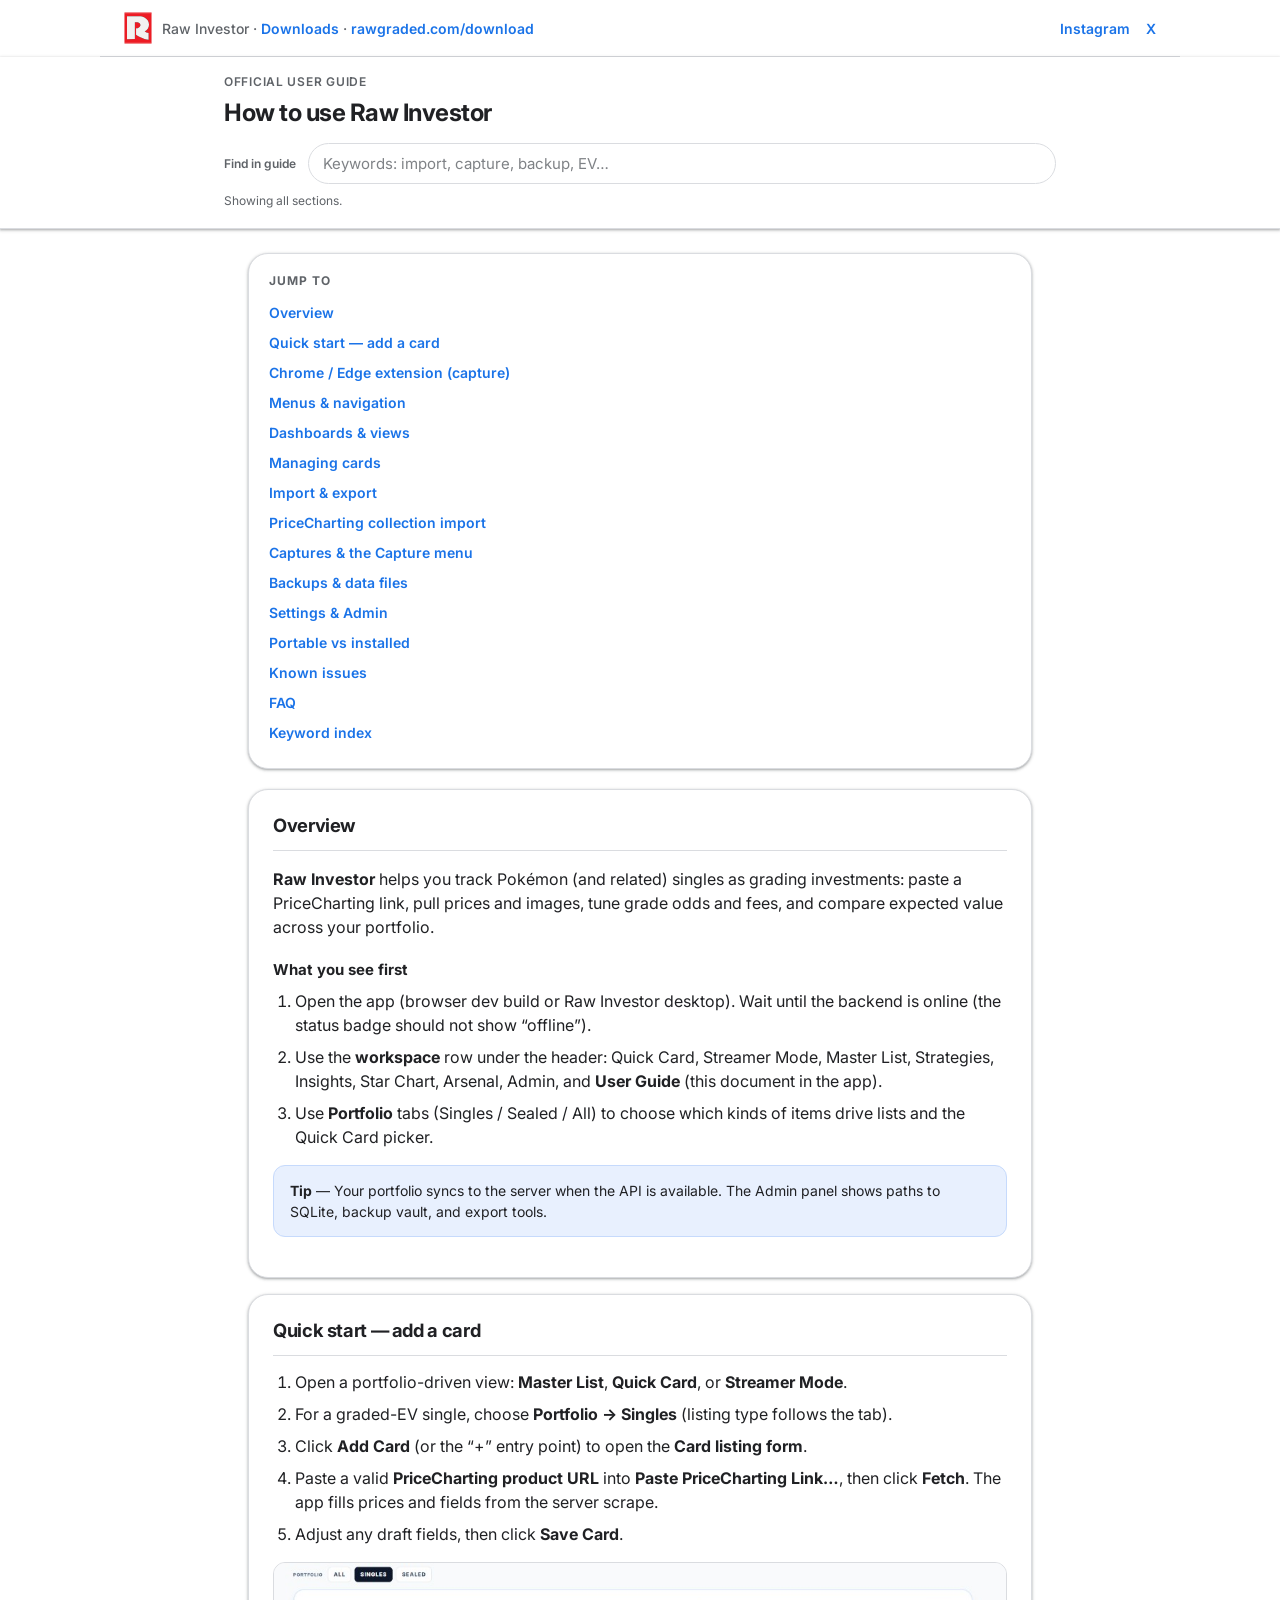
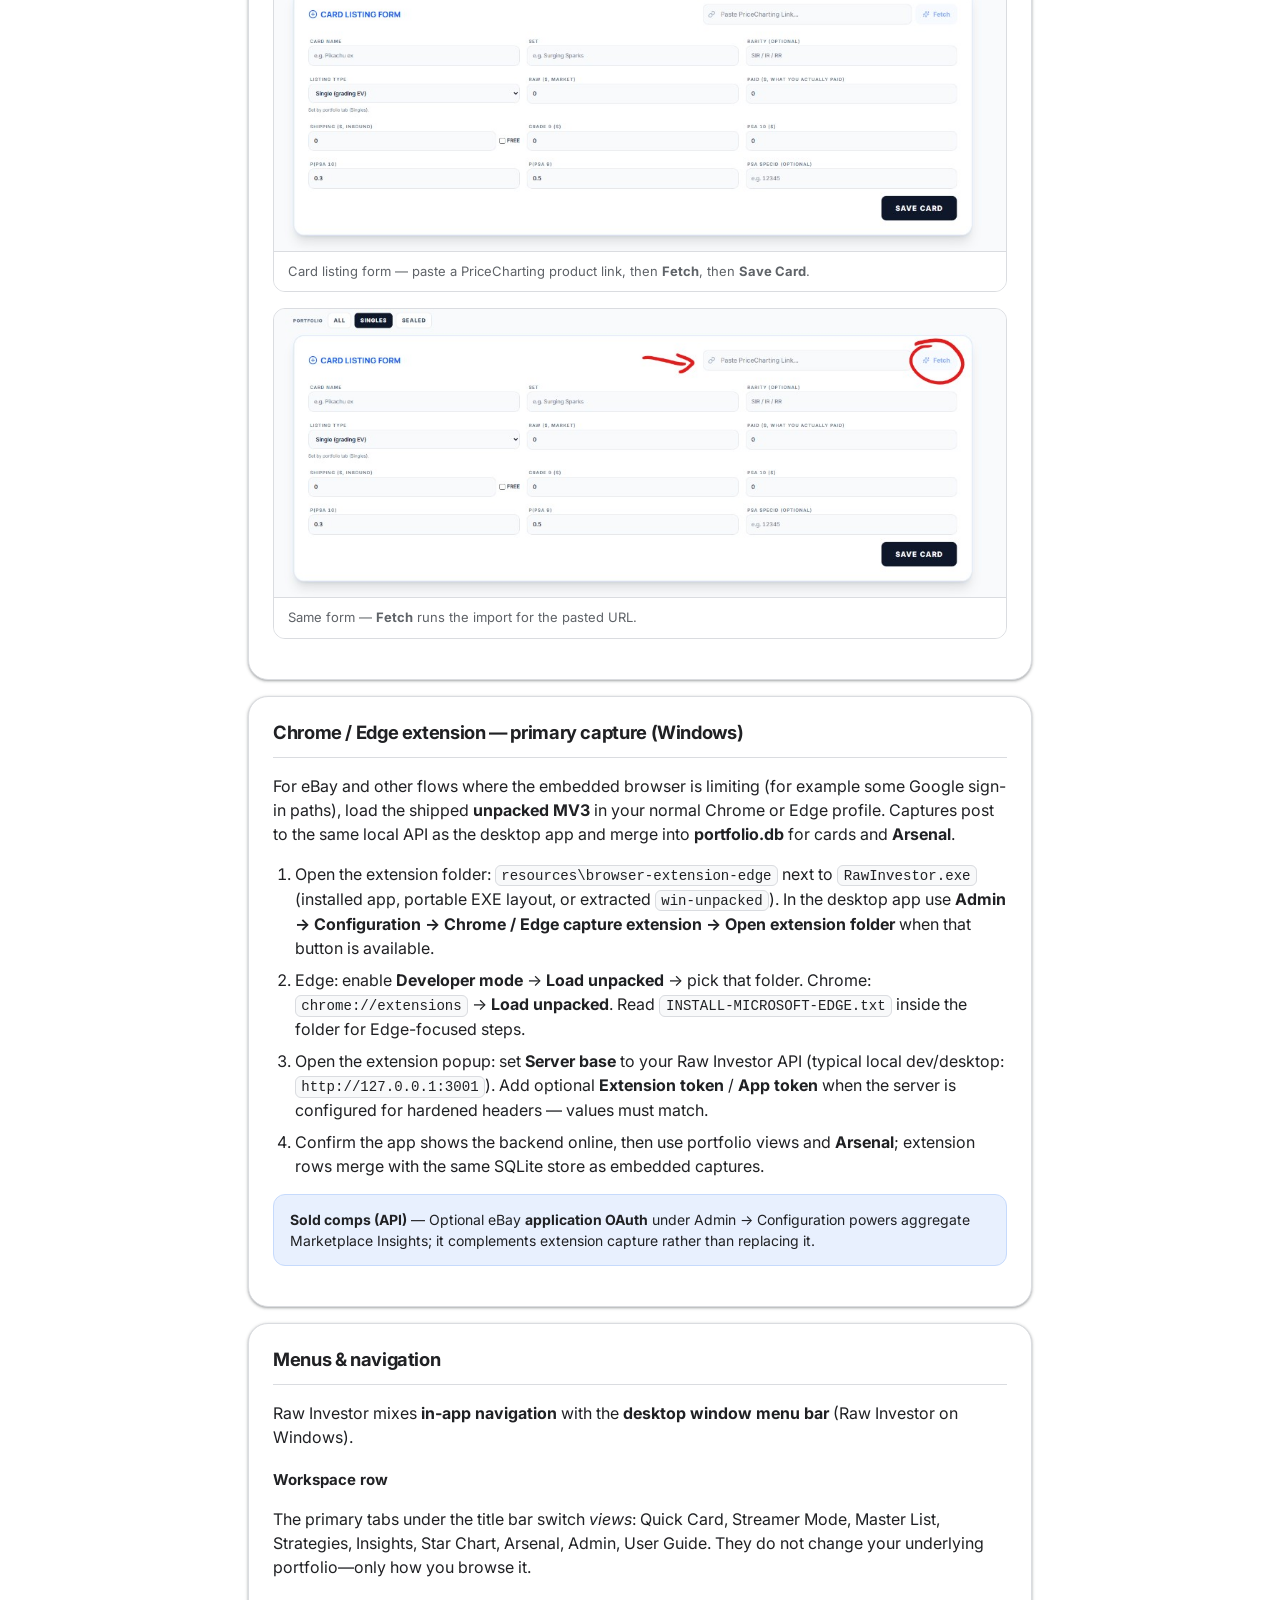
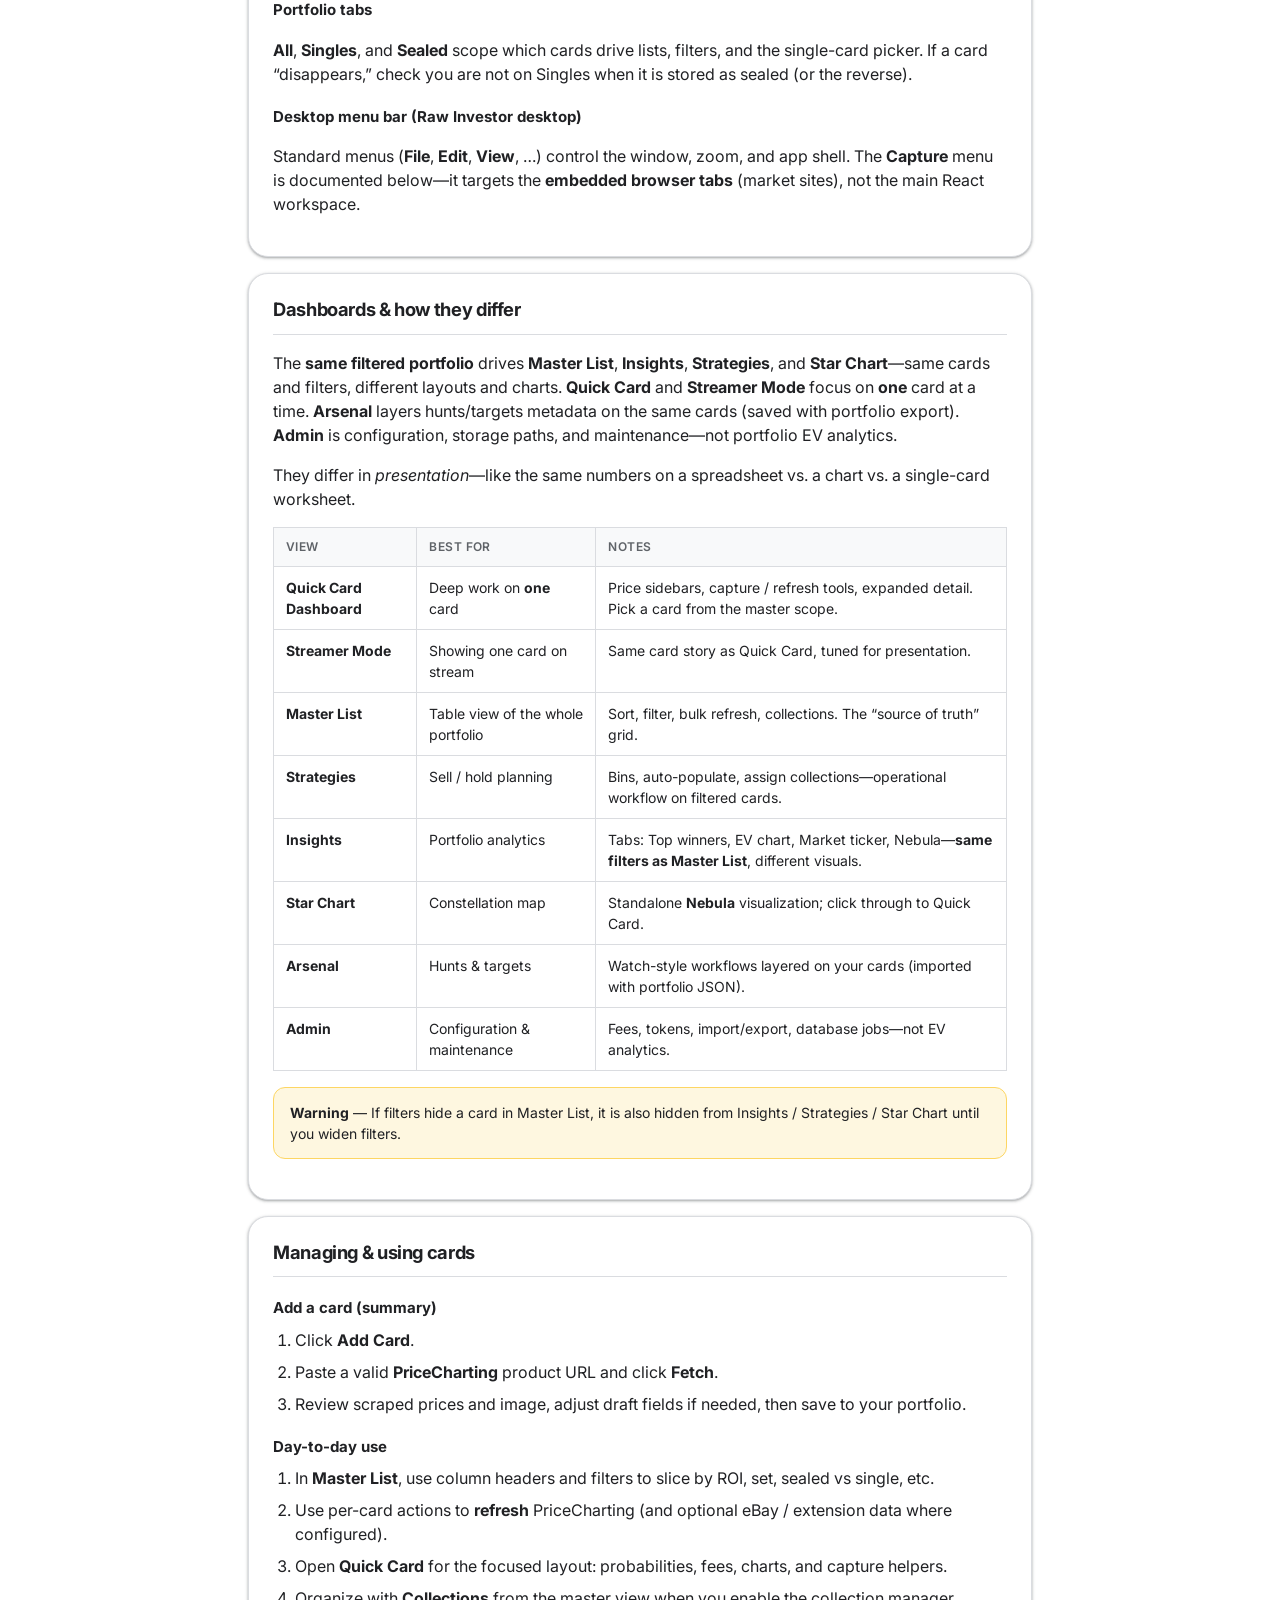
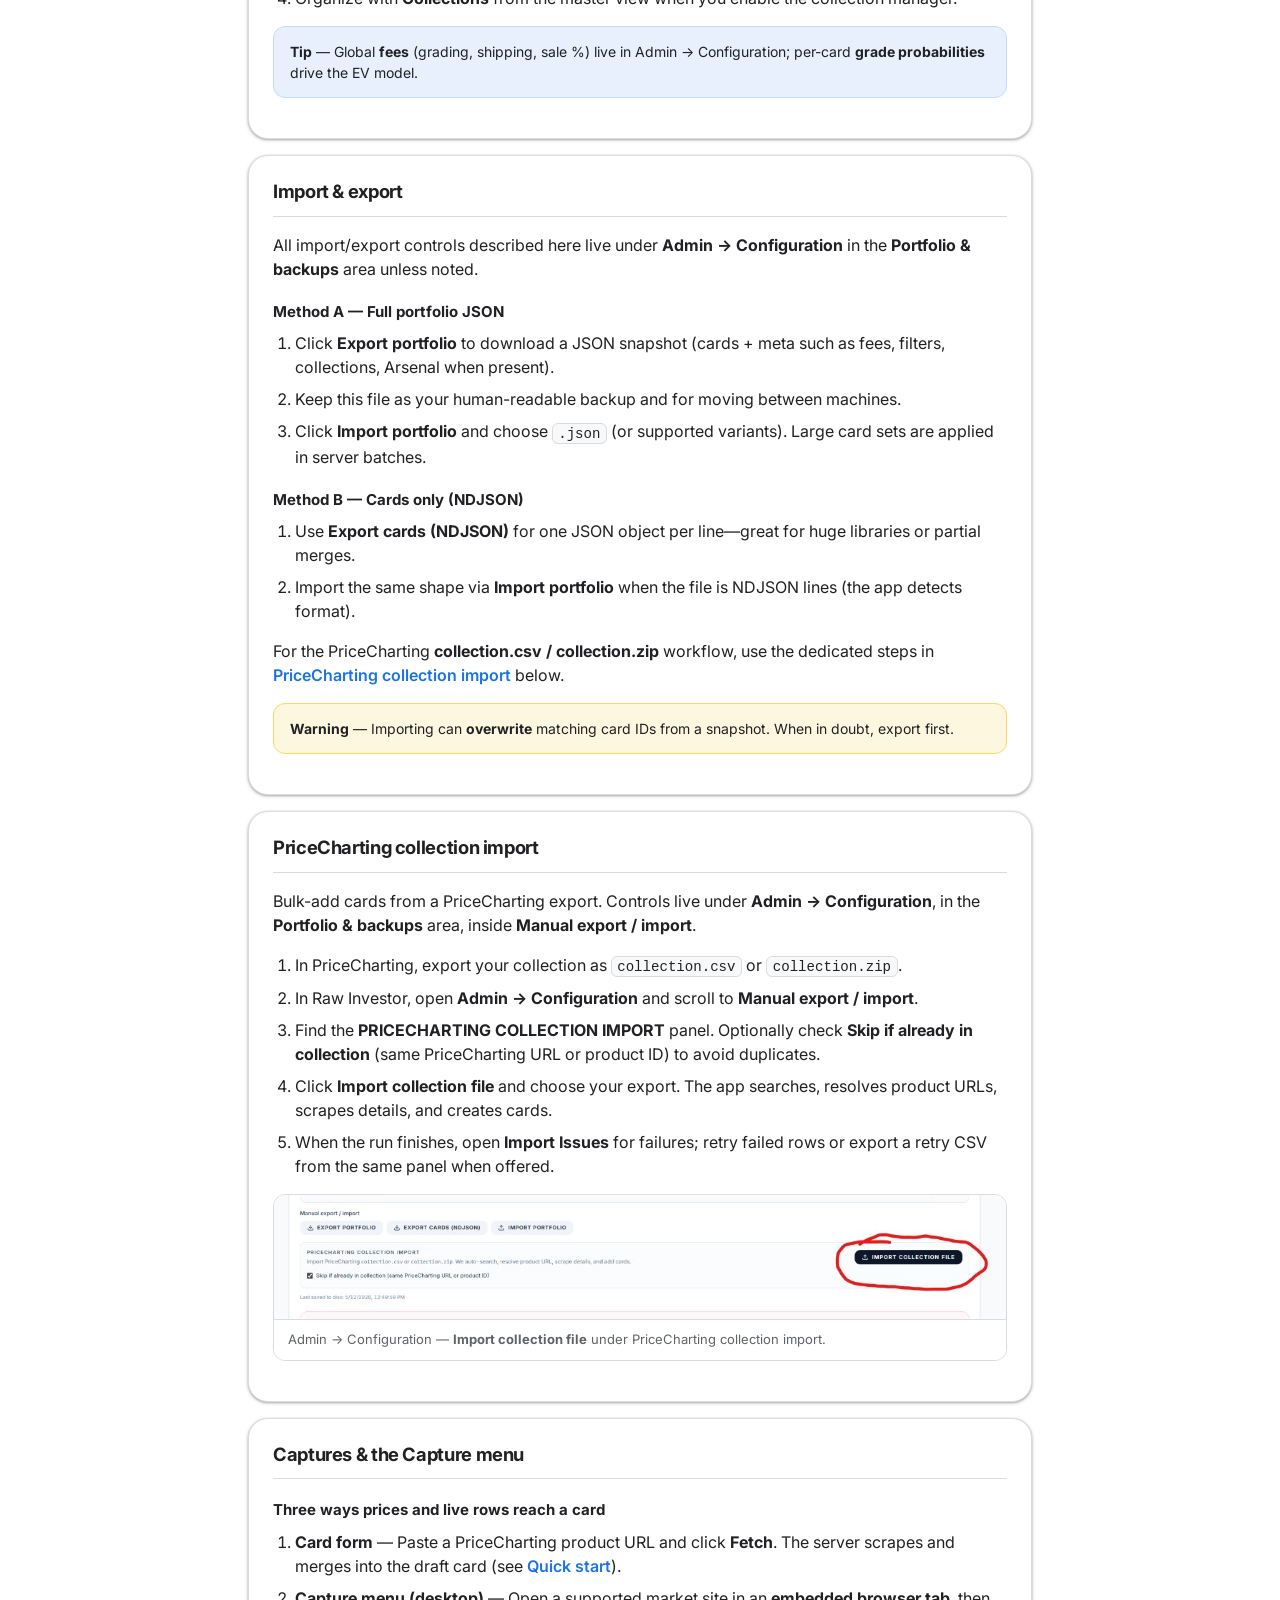
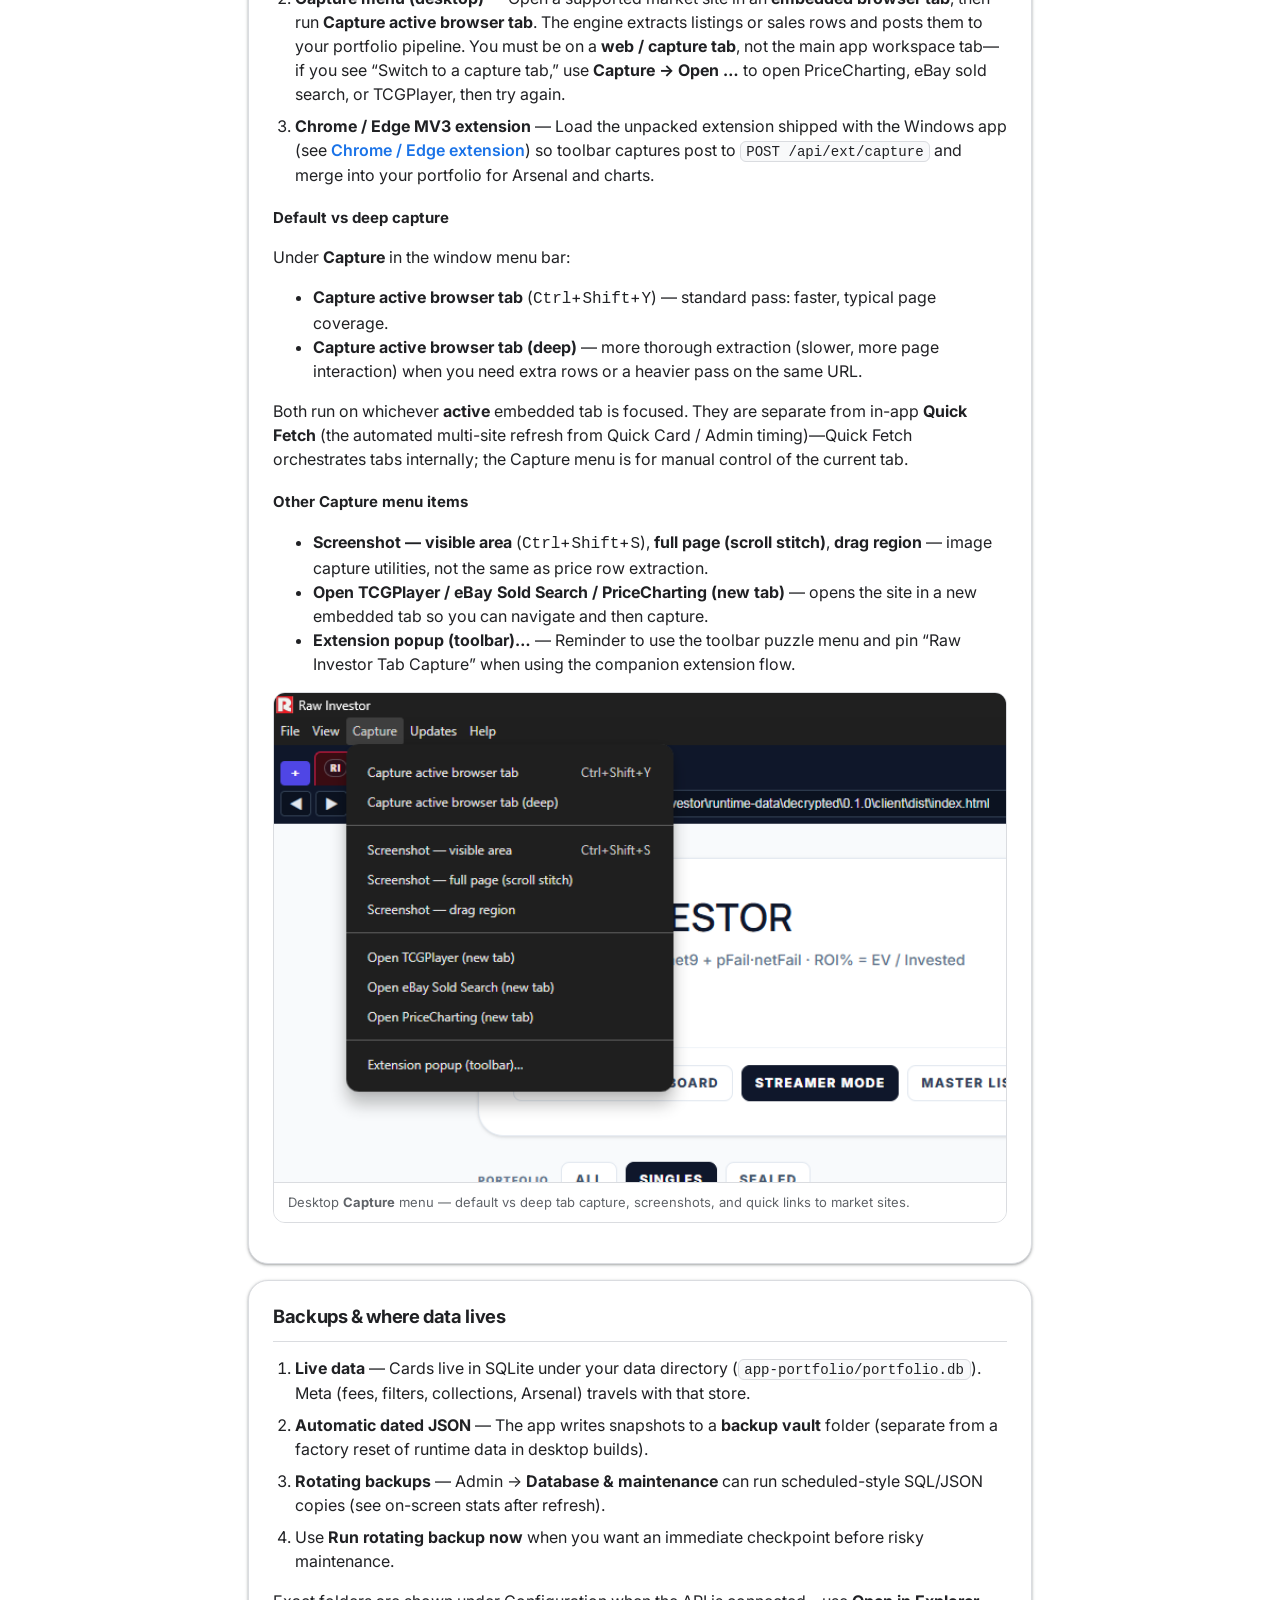
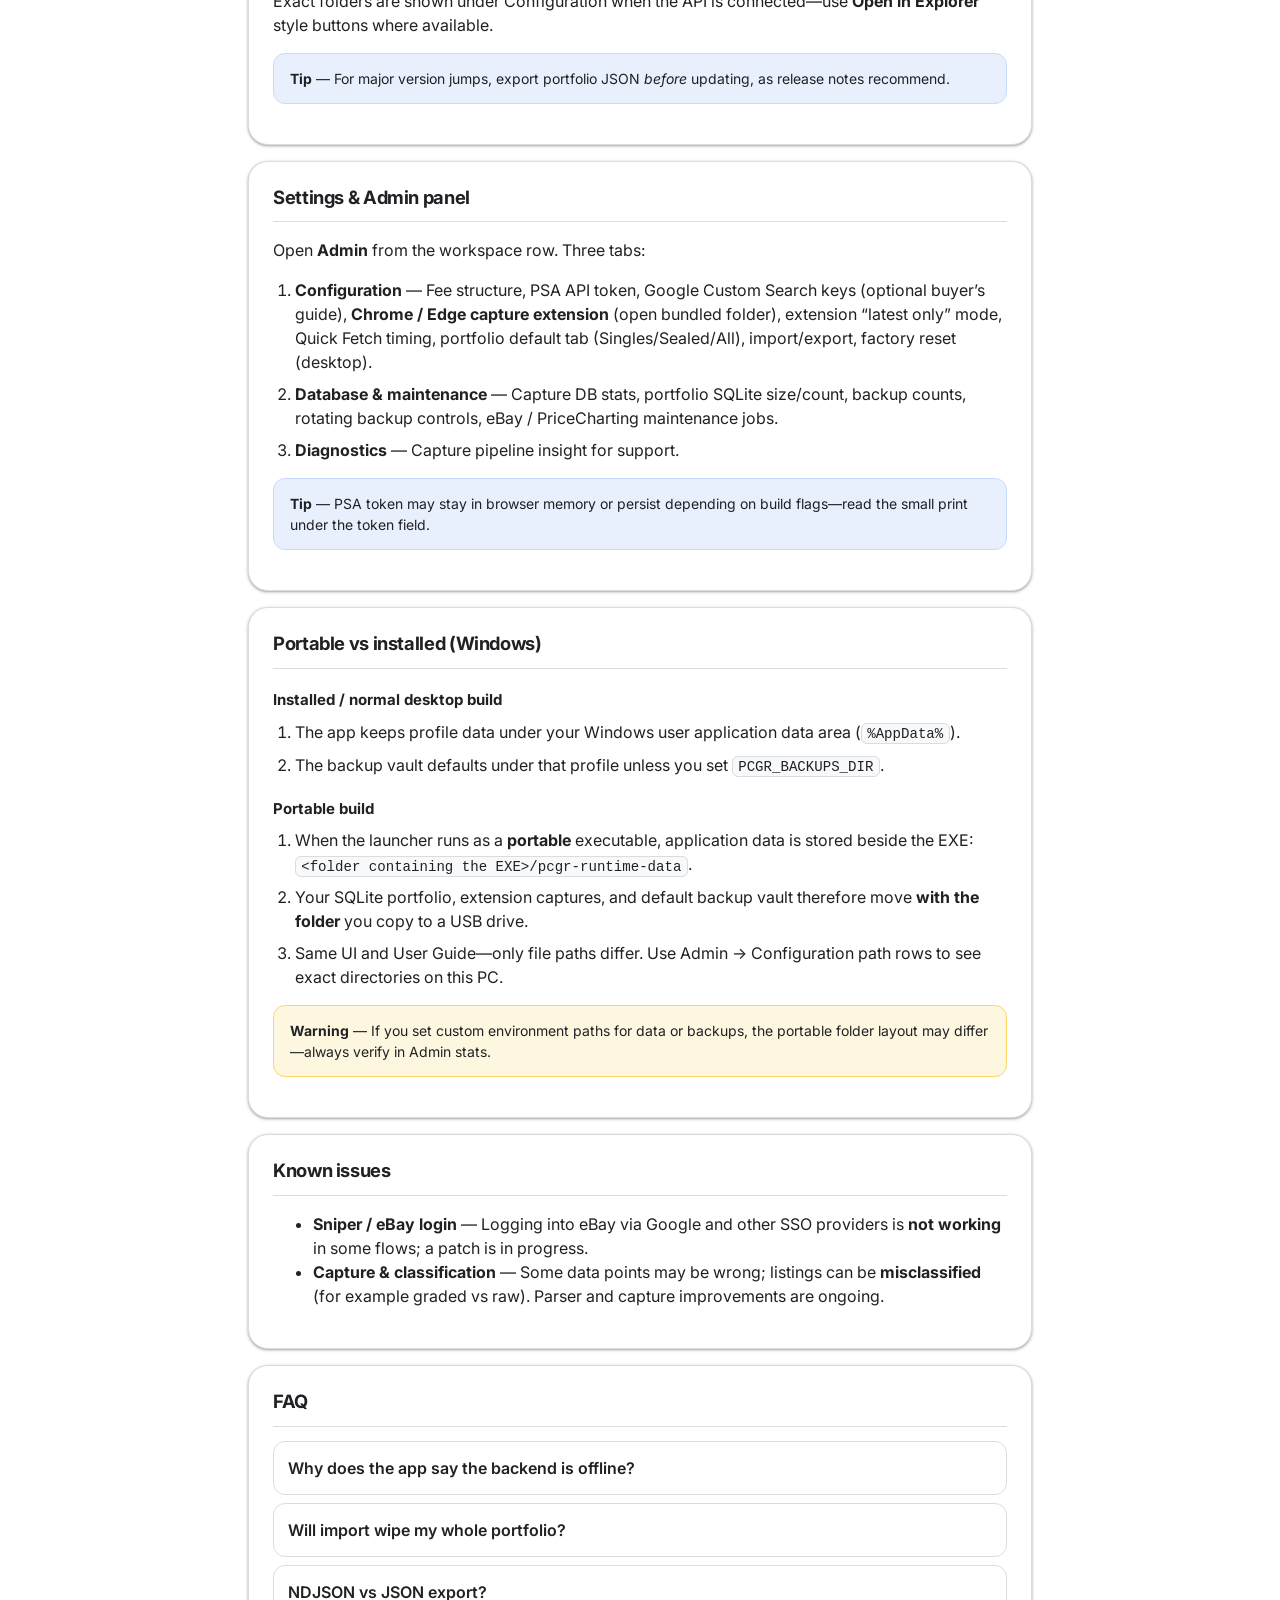
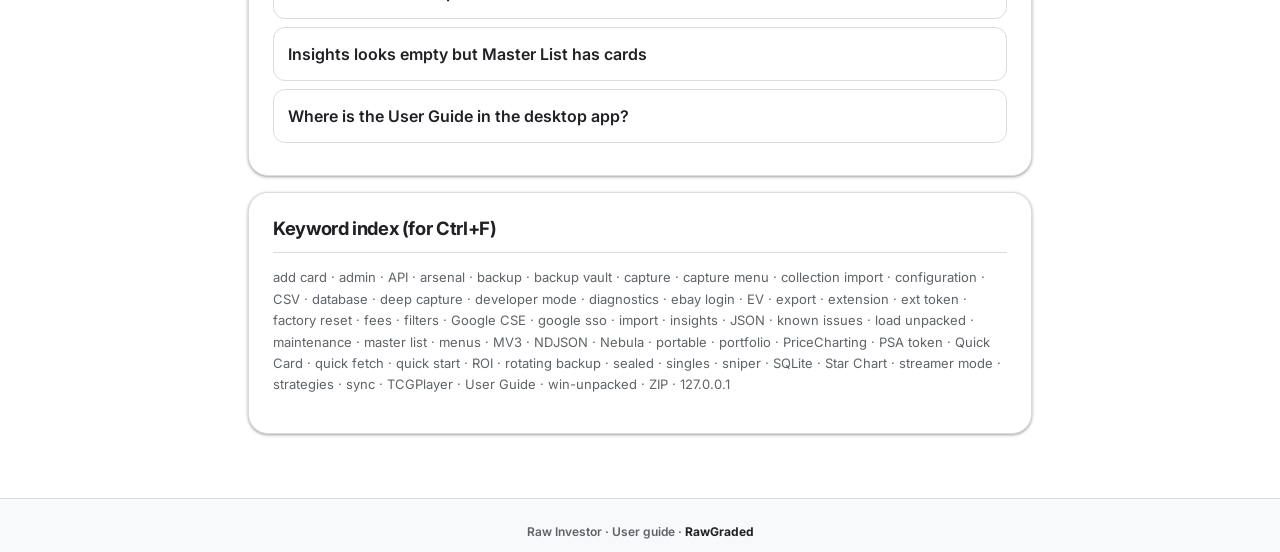
<file: public/download/investor/user-guide.html>
<!DOCTYPE html>
<!-- Web deploy copy for rawgraded.com/download - canonical source: client/public/guides/raw-investor-user-guide.html (sync body when the guide changes). -->
<html lang="en">
<head>
  <meta charset="utf-8" />
  <meta name="viewport" content="width=device-width, initial-scale=1" />
  <title>Raw Investor User Guide — RawGraded</title>
  <link rel="icon" href="./assets/r-solo.svg" type="image/svg+xml" />
  <link rel="preconnect" href="https://fonts.googleapis.com" />
  <link rel="preconnect" href="https://fonts.gstatic.com" crossorigin />
  <link href="https://fonts.googleapis.com/css2?family=Inter:wght@400;500;600;700&display=swap" rel="stylesheet" />
  <style>
    :root {
      --bg: #fff;
      --bg-subtle: #f8f9fa;
      --text: #202124;
      --text-2: #5f6368;
      --hairline: #dadce0;
      --cta: #1a73e8;
      --cta-hover: #1557b0;
      --shadow-sm: 0 1px 2px rgba(60, 64, 67, 0.3), 0 1px 3px 1px rgba(60, 64, 67, 0.15);
      --radius: 12px;
      --radius-lg: 20px;
      --max: 52rem;
      --tip-bg: #e8f0fe;
      --tip-border: #c6dafc;
      --warn-bg: #fef7e0;
      --warn-border: #fdd663;
    }
    *, *::before, *::after { box-sizing: border-box; }
    html { scroll-behavior: smooth; }
    body {
      margin: 0;
      font-family: "Inter", "Segoe UI", system-ui, sans-serif;
      font-size: 16px;
      line-height: 1.5;
      color: var(--text);
      background: var(--bg);
      -webkit-font-smoothing: antialiased;
    }
    a { color: var(--cta); font-weight: 600; text-decoration: none; }
    a:hover { text-decoration: underline; color: var(--cta-hover); }
    .dl-banner {
      display: flex;
      flex-wrap: wrap;
      align-items: center;
      justify-content: space-between;
      gap: 12px 20px;
      padding: 12px 24px;
      border-bottom: 1px solid var(--hairline);
      background: rgba(255, 255, 255, 0.92);
      backdrop-filter: blur(10px);
      max-width: 1080px;
      margin: 0 auto;
    }
    .dl-banner-left {
      display: inline-flex;
      align-items: center;
      gap: 10px;
      flex-wrap: wrap;
      font-size: 14px;
      font-weight: 500;
      color: var(--text-2);
    }
    .dl-banner .dl-logo { width: 28px; height: auto; display: block; flex-shrink: 0; }
    .dl-banner .social a { margin-left: 12px; font-size: 14px; }
    .top {
      position: sticky;
      top: 0;
      z-index: 50;
      background: rgba(255, 255, 255, 0.95);
      backdrop-filter: blur(10px);
      border-bottom: 1px solid var(--hairline);
      box-shadow: var(--shadow-sm);
      padding: 16px 24px 18px;
    }
    .top-inner { max-width: var(--max); margin: 0 auto; }
    .top .eyebrow {
      margin: 0 0 4px;
      font-size: 12px;
      font-weight: 600;
      letter-spacing: 0.06em;
      text-transform: uppercase;
      color: var(--text-2);
    }
    .top h1 {
      margin: 0 0 12px;
      font-size: clamp(1.25rem, 2.5vw, 1.5rem);
      font-weight: 700;
      letter-spacing: -0.02em;
      color: var(--text);
    }
    .search-wrap {
      display: flex;
      flex-wrap: wrap;
      gap: 8px 12px;
      align-items: center;
    }
    .search-wrap label {
      font-size: 12px;
      font-weight: 600;
      color: var(--text-2);
    }
    #kw {
      flex: 1;
      min-width: 200px;
      padding: 10px 14px;
      border-radius: 999px;
      border: 1px solid var(--hairline);
      background: var(--bg);
      color: var(--text);
      font-size: 15px;
      font-family: inherit;
    }
    #kw::placeholder { color: var(--text-2); opacity: 0.8; }
    #kw:focus {
      outline: none;
      border-color: var(--cta);
      box-shadow: 0 0 0 2px rgba(26, 115, 232, 0.25);
    }
    .search-meta { font-size: 12px; color: var(--text-2); width: 100%; }
    main { max-width: var(--max); margin: 0 auto; padding: 24px 24px 48px; }
    nav.toc {
      background: var(--bg);
      border: 1px solid var(--hairline);
      border-radius: var(--radius-lg);
      padding: 18px 20px;
      margin-bottom: 20px;
      box-shadow: var(--shadow-sm);
    }
    nav.toc h2 {
      margin: 0 0 10px;
      font-size: 12px;
      font-weight: 700;
      text-transform: uppercase;
      letter-spacing: 0.08em;
      color: var(--text-2);
    }
    nav.toc ul { margin: 0; padding: 0; list-style: none; }
    nav.toc li { margin: 6px 0; }
    nav.toc a { font-size: 14px; font-weight: 600; }
    article.section {
      background: var(--bg);
      border: 1px solid var(--hairline);
      border-radius: var(--radius-lg);
      padding: 22px 24px 24px;
      margin-bottom: 16px;
      box-shadow: var(--shadow-sm);
    }
    article.section.hidden { display: none; }
    article.section h2 {
      margin: 0 0 14px;
      font-size: 1.15rem;
      font-weight: 700;
      letter-spacing: -0.02em;
      color: var(--text);
      padding-bottom: 10px;
      border-bottom: 1px solid var(--hairline);
    }
    article.section h3 {
      margin: 20px 0 8px;
      font-size: 15px;
      font-weight: 700;
      color: var(--text);
    }
    ol.steps { margin: 8px 0 0; padding-left: 1.35rem; }
    ol.steps li { margin: 8px 0; }
    .figure {
      margin: 16px 0;
      border: 1px solid var(--hairline);
      border-radius: var(--radius);
      overflow: hidden;
      background: var(--bg-subtle);
    }
    .figure img {
      display: block;
      width: 100%;
      height: auto;
    }
    .figure figcaption {
      padding: 10px 14px;
      font-size: 13px;
      color: var(--text-2);
      border-top: 1px solid var(--hairline);
      background: var(--bg);
    }
    .tip, .warning {
      border-radius: var(--radius);
      padding: 14px 16px;
      margin: 16px 0;
      font-size: 14px;
      line-height: 1.5;
    }
    .tip { background: var(--tip-bg); border: 1px solid var(--tip-border); color: var(--text); }
    .warning { background: var(--warn-bg); border: 1px solid var(--warn-border); color: var(--text); }
    .tip strong, .warning strong { color: var(--text); font-weight: 700; }
    table.compare {
      width: 100%;
      border-collapse: collapse;
      font-size: 14px;
      margin: 12px 0;
    }
    table.compare th, table.compare td {
      border: 1px solid var(--hairline);
      padding: 10px 12px;
      text-align: left;
      vertical-align: top;
    }
    table.compare th {
      background: var(--bg-subtle);
      font-weight: 600;
      font-size: 12px;
      text-transform: uppercase;
      letter-spacing: 0.04em;
      color: var(--text-2);
    }
    code {
      font-family: ui-monospace, "Cascadia Code", monospace;
      font-size: 0.88em;
      background: var(--bg-subtle);
      padding: 0.12em 0.4em;
      border-radius: 6px;
      border: 1px solid var(--hairline);
    }
    details.faq {
      background: var(--bg);
      border: 1px solid var(--hairline);
      border-radius: var(--radius);
      margin-bottom: 8px;
      padding: 0 14px;
    }
    details.faq summary {
      cursor: pointer;
      font-weight: 600;
      padding: 14px 0;
      list-style: none;
      color: var(--text);
    }
    details.faq summary::-webkit-details-marker { display: none; }
    details.faq[open] summary { border-bottom: 1px solid var(--hairline); }
    details.faq .a { padding: 12px 0 16px; color: var(--text-2); font-size: 14px; }
    #keyword-index .keyword-index-body {
      font-size: 13px;
      color: var(--text-2);
      line-height: 1.65;
    }
    footer.brand {
      text-align: center;
      padding: 24px;
      font-size: 12px;
      font-weight: 600;
      color: var(--text-2);
      border-top: 1px solid var(--hairline);
      background: var(--bg-subtle);
    }
    footer.brand span { color: var(--text); font-weight: 700; }
  </style>
</head>
<body>
  <div class="dl-banner">
    <span class="dl-banner-left">
      <img class="dl-logo" src="./assets/r-solo.svg" width="28" height="32" alt="" decoding="async" />
      <span>Raw Investor · <a href="./index.html">Downloads</a> · <a href="https://rawgraded.com/download/">rawgraded.com/download</a></span>
    </span>
    <span class="social">
      <a href="https://www.instagram.com/gatogodmode/" target="_blank" rel="noopener noreferrer">Instagram</a>
      <a href="https://x.com/GatoGodMode" target="_blank" rel="noopener noreferrer">X</a>
    </span>
  </div>

  <header class="top">
    <div class="top-inner">
      <p class="eyebrow">Official user guide</p>
      <h1>How to use Raw Investor</h1>
      <div class="search-wrap">
        <label for="kw">Find in guide</label>
        <input type="search" id="kw" placeholder="Keywords: import, capture, backup, EV…" autocomplete="off" />
        <span class="search-meta" id="search-status"></span>
      </div>
    </div>
  </header>

  <main>
    <nav class="toc" id="toc">
      <h2>Jump to</h2>
      <ul>
        <li><a href="#overview">Overview</a></li>
        <li><a href="#quick-start">Quick start — add a card</a></li>
        <li><a href="#extension-first">Chrome / Edge extension (capture)</a></li>
        <li><a href="#menus">Menus &amp; navigation</a></li>
        <li><a href="#dashboards">Dashboards &amp; views</a></li>
        <li><a href="#cards">Managing cards</a></li>
        <li><a href="#import-export">Import &amp; export</a></li>
        <li><a href="#pricecharting-collection">PriceCharting collection import</a></li>
        <li><a href="#capture-menu">Captures &amp; the Capture menu</a></li>
        <li><a href="#backups">Backups &amp; data files</a></li>
        <li><a href="#settings">Settings &amp; Admin</a></li>
        <li><a href="#portable">Portable vs installed</a></li>
        <li><a href="#known-issues">Known issues</a></li>
        <li><a href="#faq">FAQ</a></li>
        <li><a href="#keyword-index">Keyword index</a></li>
      </ul>
    </nav>

    <article class="section" id="overview" data-keywords="overview,start,beginner,workspace,nav,menu,raw investor,rawgraded">
      <h2>Overview</h2>
      <p><strong>Raw Investor</strong> helps you track Pokémon (and related) singles as grading investments: paste a PriceCharting link, pull prices and images, tune grade odds and fees, and compare expected value across your portfolio.</p>
      <h3>What you see first</h3>
      <ol class="steps">
        <li>Open the app (browser dev build or Raw Investor desktop). Wait until the backend is online (the status badge should not show “offline”).</li>
        <li>Use the <strong>workspace</strong> row under the header: Quick Card, Streamer Mode, Master List, Strategies, Insights, Star Chart, Arsenal, Admin, and <strong>User Guide</strong> (this document in the app).</li>
        <li>Use <strong>Portfolio</strong> tabs (Singles / Sealed / All) to choose which kinds of items drive lists and the Quick Card picker.</li>
      </ol>
      <div class="tip"><strong>Tip</strong> — Your portfolio syncs to the server when the API is available. The Admin panel shows paths to SQLite, backup vault, and export tools.</div>
    </article>

    <article class="section" id="quick-start" data-keywords="quick start,add card,fetch,pricecharting link,singles,portfolio,save card,new card,import card">
      <h2>Quick start — add a card</h2>
      <ol class="steps">
        <li>Open a portfolio-driven view: <strong>Master List</strong>, <strong>Quick Card</strong>, or <strong>Streamer Mode</strong>.</li>
        <li>For a graded-EV single, choose <strong>Portfolio → Singles</strong> (listing type follows the tab).</li>
        <li>Click <strong>Add Card</strong> (or the “+” entry point) to open the <strong>Card listing form</strong>.</li>
        <li>Paste a valid <strong>PriceCharting product URL</strong> into <strong>Paste PriceCharting Link…</strong>, then click <strong>Fetch</strong>. The app fills prices and fields from the server scrape.</li>
        <li>Adjust any draft fields, then click <strong>Save Card</strong>.</li>
      </ol>
      <figure class="figure">
        <img src="./assets/guide-portfolio-card-form.png" width="1200" height="675" alt="Card listing form with PriceCharting paste field and Fetch button" loading="lazy" decoding="async" />
        <figcaption>Card listing form — paste a PriceCharting product link, then <strong>Fetch</strong>, then <strong>Save Card</strong>.</figcaption>
      </figure>
      <figure class="figure">
        <img src="./assets/guide-portfolio-fetch.png" width="1200" height="675" alt="Highlight on Fetch next to PriceCharting URL field" loading="lazy" decoding="async" />
        <figcaption>Same form — <strong>Fetch</strong> runs the import for the pasted URL.</figcaption>
      </figure>
    </article>

    <article class="section" id="extension-first" data-keywords="chrome extension,edge extension,mv3,load unpacked,developer mode,browser-extension-edge,capture,ebay,arsenal,127.0.0.1,app token,ext token,INSTALL-MICROSOFT-EDGE">
      <h2>Chrome / Edge extension — primary capture (Windows)</h2>
      <p>
        For eBay and other flows where the embedded browser is limiting (for example some Google sign-in paths), load the
        shipped <strong>unpacked MV3</strong> in your normal Chrome or Edge profile. Captures post to the same local API as the
        desktop app and merge into <strong>portfolio.db</strong> for cards and <strong>Arsenal</strong>.
      </p>
      <ol class="steps">
        <li>
          Open the extension folder: <code>resources\browser-extension-edge</code> next to <code>RawInvestor.exe</code> (installed app,
          portable EXE layout, or extracted <code>win-unpacked</code>). In the desktop app use <strong>Admin → Configuration → Chrome / Edge
          capture extension → Open extension folder</strong> when that button is available.
        </li>
        <li>
          Edge: enable <strong>Developer mode</strong> → <strong>Load unpacked</strong> → pick that folder. Chrome:
          <code>chrome://extensions</code> → <strong>Load unpacked</strong>. Read <code>INSTALL-MICROSOFT-EDGE.txt</code> inside the folder for
          Edge-focused steps.
        </li>
        <li>
          Open the extension popup: set <strong>Server base</strong> to your Raw Investor API (typical local dev/desktop:
          <code>http://127.0.0.1:3001</code>). Add optional <strong>Extension token</strong> / <strong>App token</strong> when the server is
          configured for hardened headers — values must match.
        </li>
        <li>
          Confirm the app shows the backend online, then use portfolio views and <strong>Arsenal</strong>; extension rows merge with the
          same SQLite store as embedded captures.
        </li>
      </ol>
      <div class="tip">
        <strong>Sold comps (API)</strong> — Optional eBay <strong>application OAuth</strong> under Admin → Configuration powers aggregate
        Marketplace Insights; it complements extension capture rather than replacing it.
      </div>
    </article>

    <article class="section" id="menus" data-keywords="menu,workspace,portfolio tabs,file menu,capture menu,help,navigation,header">
      <h2>Menus &amp; navigation</h2>
      <p>Raw Investor mixes <strong>in-app navigation</strong> with the <strong>desktop window menu bar</strong> (Raw Investor on Windows).</p>
      <h3>Workspace row</h3>
      <p>The primary tabs under the title bar switch <em>views</em>: Quick Card, Streamer Mode, Master List, Strategies, Insights, Star Chart, Arsenal, Admin, User Guide. They do not change your underlying portfolio—only how you browse it.</p>
      <h3>Portfolio tabs</h3>
      <p><strong>All</strong>, <strong>Singles</strong>, and <strong>Sealed</strong> scope which cards drive lists, filters, and the single-card picker. If a card “disappears,” check you are not on Singles when it is stored as sealed (or the reverse).</p>
      <h3>Desktop menu bar (Raw Investor desktop)</h3>
      <p>Standard menus (<strong>File</strong>, <strong>Edit</strong>, <strong>View</strong>, …) control the window, zoom, and app shell. The <strong>Capture</strong> menu is documented below—it targets the <strong>embedded browser tabs</strong> (market sites), not the main React workspace.</p>
    </article>

    <article class="section" id="dashboards" data-keywords="dashboard,master list,quick card,streamer,strategies,insights,star chart,nebula,arsenal,admin,charts,ev,ticker">
      <h2>Dashboards &amp; how they differ</h2>
      <p>
        The <strong>same filtered portfolio</strong> drives <strong>Master List</strong>, <strong>Insights</strong>, <strong>Strategies</strong>, and <strong>Star Chart</strong>—same cards and filters, different layouts and charts.
        <strong>Quick Card</strong> and <strong>Streamer Mode</strong> focus on <strong>one</strong> card at a time.
        <strong>Arsenal</strong> layers hunts/targets metadata on the same cards (saved with portfolio export).
        <strong>Admin</strong> is configuration, storage paths, and maintenance—not portfolio EV analytics.
      </p>
      <p>They differ in <em>presentation</em>—like the same numbers on a spreadsheet vs. a chart vs. a single-card worksheet.</p>
      <table class="compare">
        <thead>
          <tr><th>View</th><th>Best for</th><th>Notes</th></tr>
        </thead>
        <tbody>
          <tr>
            <td><strong>Quick Card Dashboard</strong></td>
            <td>Deep work on <strong>one</strong> card</td>
            <td>Price sidebars, capture / refresh tools, expanded detail. Pick a card from the master scope.</td>
          </tr>
          <tr>
            <td><strong>Streamer Mode</strong></td>
            <td>Showing one card on stream</td>
            <td>Same card story as Quick Card, tuned for presentation.</td>
          </tr>
          <tr>
            <td><strong>Master List</strong></td>
            <td>Table view of the whole portfolio</td>
            <td>Sort, filter, bulk refresh, collections. The “source of truth” grid.</td>
          </tr>
          <tr>
            <td><strong>Strategies</strong></td>
            <td>Sell / hold planning</td>
            <td>Bins, auto-populate, assign collections—operational workflow on filtered cards.</td>
          </tr>
          <tr>
            <td><strong>Insights</strong></td>
            <td>Portfolio analytics</td>
            <td>Tabs: Top winners, EV chart, Market ticker, Nebula—<strong>same filters as Master List</strong>, different visuals.</td>
          </tr>
          <tr>
            <td><strong>Star Chart</strong></td>
            <td>Constellation map</td>
            <td>Standalone <strong>Nebula</strong> visualization; click through to Quick Card.</td>
          </tr>
          <tr>
            <td><strong>Arsenal</strong></td>
            <td>Hunts &amp; targets</td>
            <td>Watch-style workflows layered on your cards (imported with portfolio JSON).</td>
          </tr>
          <tr>
            <td><strong>Admin</strong></td>
            <td>Configuration &amp; maintenance</td>
            <td>Fees, tokens, import/export, database jobs—not EV analytics.</td>
          </tr>
        </tbody>
      </table>
      <div class="warning"><strong>Warning</strong> — If filters hide a card in Master List, it is also hidden from Insights / Strategies / Star Chart until you widen filters.</div>
    </article>

    <article class="section" id="cards" data-keywords="card,add,scrape,pricecharting,url,refresh,filter,sort,collection,grade,probability,ev,roi">
      <h2>Managing &amp; using cards</h2>
      <h3>Add a card (summary)</h3>
      <ol class="steps">
        <li>Click <strong>Add Card</strong>.</li>
        <li>Paste a valid <strong>PriceCharting</strong> product URL and click <strong>Fetch</strong>.</li>
        <li>Review scraped prices and image, adjust draft fields if needed, then save to your portfolio.</li>
      </ol>
      <h3>Day-to-day use</h3>
      <ol class="steps">
        <li>In <strong>Master List</strong>, use column headers and filters to slice by ROI, set, sealed vs single, etc.</li>
        <li>Use per-card actions to <strong>refresh</strong> PriceCharting (and optional eBay / extension data where configured).</li>
        <li>Open <strong>Quick Card</strong> for the focused layout: probabilities, fees, charts, and capture helpers.</li>
        <li>Organize with <strong>Collections</strong> from the master view when you enable the collection manager.</li>
      </ol>
      <div class="tip"><strong>Tip</strong> — Global <strong>fees</strong> (grading, shipping, sale %) live in Admin → Configuration; per-card <strong>grade probabilities</strong> drive the EV model.</div>
    </article>

    <article class="section" id="import-export" data-keywords="import,export,json,ndjson,portfolio,collection,csv,zip,pricecharting collection,batch,merge">
      <h2>Import &amp; export</h2>
      <p>All import/export controls described here live under <strong>Admin → Configuration</strong> in the <strong>Portfolio &amp; backups</strong> area unless noted.</p>
      <h3>Method A — Full portfolio JSON</h3>
      <ol class="steps">
        <li>Click <strong>Export portfolio</strong> to download a JSON snapshot (cards + meta such as fees, filters, collections, Arsenal when present).</li>
        <li>Keep this file as your human-readable backup and for moving between machines.</li>
        <li>Click <strong>Import portfolio</strong> and choose <code>.json</code> (or supported variants). Large card sets are applied in server batches.</li>
      </ol>
      <h3>Method B — Cards only (NDJSON)</h3>
      <ol class="steps">
        <li>Use <strong>Export cards (NDJSON)</strong> for one JSON object per line—great for huge libraries or partial merges.</li>
        <li>Import the same shape via <strong>Import portfolio</strong> when the file is NDJSON lines (the app detects format).</li>
      </ol>
      <p>For the PriceCharting <strong>collection.csv / collection.zip</strong> workflow, use the dedicated steps in <a href="#pricecharting-collection">PriceCharting collection import</a> below.</p>
      <div class="warning"><strong>Warning</strong> — Importing can <strong>overwrite</strong> matching card IDs from a snapshot. When in doubt, export first.</div>
    </article>

    <article class="section" id="pricecharting-collection" data-keywords="pricecharting collection,csv,zip,import collection file,admin,configuration,manual export import,skip if already,collection import,batch">
      <h2>PriceCharting collection import</h2>
      <p>Bulk-add cards from a PriceCharting export. Controls live under <strong>Admin → Configuration</strong>, in the <strong>Portfolio &amp; backups</strong> area, inside <strong>Manual export / import</strong>.</p>
      <ol class="steps">
        <li>In PriceCharting, export your collection as <code>collection.csv</code> or <code>collection.zip</code>.</li>
        <li>In Raw Investor, open <strong>Admin → Configuration</strong> and scroll to <strong>Manual export / import</strong>.</li>
        <li>Find the <strong>PRICECHARTING COLLECTION IMPORT</strong> panel. Optionally check <strong>Skip if already in collection</strong> (same PriceCharting URL or product ID) to avoid duplicates.</li>
        <li>Click <strong>Import collection file</strong> and choose your export. The app searches, resolves product URLs, scrapes details, and creates cards.</li>
        <li>When the run finishes, open <strong>Import Issues</strong> for failures; retry failed rows or export a retry CSV from the same panel when offered.</li>
      </ol>
      <figure class="figure">
        <img src="./assets/guide-admin-collection-import.png" width="1200" height="675" alt="Manual export import section with PriceCharting collection import and Import collection file button" loading="lazy" decoding="async" />
        <figcaption>Admin → Configuration — <strong>Import collection file</strong> under PriceCharting collection import.</figcaption>
      </figure>
    </article>

    <article class="section" id="capture-menu" data-keywords="capture menu,quick,deep,ctrl shift y,screenshot,extension,tcgplayer,ebay,pricecharting,browser tab,raw engine,quick fetch">
      <h2>Captures &amp; the Capture menu</h2>
      <h3>Three ways prices and live rows reach a card</h3>
      <ol class="steps">
        <li><strong>Card form</strong> — Paste a PriceCharting product URL and click <strong>Fetch</strong>. The server scrapes and merges into the draft card (see <a href="#quick-start">Quick start</a>).</li>
        <li><strong>Capture menu (desktop)</strong> — Open a supported market site in an <strong>embedded browser tab</strong>, then run <strong>Capture active browser tab</strong>. The engine extracts listings or sales rows and posts them to your portfolio pipeline. You must be on a <strong>web / capture tab</strong>, not the main app workspace tab—if you see “Switch to a capture tab,” use <strong>Capture → Open …</strong> to open PriceCharting, eBay sold search, or TCGPlayer, then try again.</li>
        <li><strong>Chrome / Edge MV3 extension</strong> — Load the unpacked extension shipped with the Windows app (see <a href="#extension-first">Chrome / Edge extension</a>) so toolbar captures post to <code>POST /api/ext/capture</code> and merge into your portfolio for Arsenal and charts.</li>
      </ol>
      <h3>Default vs deep capture</h3>
      <p>Under <strong>Capture</strong> in the window menu bar:</p>
      <ul>
        <li><strong>Capture active browser tab</strong> (<kbd>Ctrl</kbd>+<kbd>Shift</kbd>+<kbd>Y</kbd>) — standard pass: faster, typical page coverage.</li>
        <li><strong>Capture active browser tab (deep)</strong> — more thorough extraction (slower, more page interaction) when you need extra rows or a heavier pass on the same URL.</li>
      </ul>
      <p>Both run on whichever <strong>active</strong> embedded tab is focused. They are separate from in-app <strong>Quick Fetch</strong> (the automated multi-site refresh from Quick Card / Admin timing)—Quick Fetch orchestrates tabs internally; the Capture menu is for manual control of the current tab.</p>
      <h3>Other Capture menu items</h3>
      <ul>
        <li><strong>Screenshot — visible area</strong> (<kbd>Ctrl</kbd>+<kbd>Shift</kbd>+<kbd>S</kbd>), <strong>full page (scroll stitch)</strong>, <strong>drag region</strong> — image capture utilities, not the same as price row extraction.</li>
        <li><strong>Open TCGPlayer / eBay Sold Search / PriceCharting (new tab)</strong> — opens the site in a new embedded tab so you can navigate and then capture.</li>
        <li><strong>Extension popup (toolbar)…</strong> — Reminder to use the toolbar puzzle menu and pin “Raw Investor Tab Capture” when using the companion extension flow.</li>
      </ul>
      <figure class="figure">
        <img src="./assets/guide-capture-menu.png" width="1200" height="675" alt="Capture menu expanded with capture tab, deep capture, screenshots, and open site links" loading="lazy" decoding="async" />
        <figcaption>Desktop <strong>Capture</strong> menu — default vs deep tab capture, screenshots, and quick links to market sites.</figcaption>
      </figure>
    </article>

    <article class="section" id="backups" data-keywords="backup,vault,sqlite,portfolio.db,rotating,restore,factory,json,pcgr,data dir">
      <h2>Backups &amp; where data lives</h2>
      <ol class="steps">
        <li><strong>Live data</strong> — Cards live in SQLite under your data directory (<code>app-portfolio/portfolio.db</code>). Meta (fees, filters, collections, Arsenal) travels with that store.</li>
        <li><strong>Automatic dated JSON</strong> — The app writes snapshots to a <strong>backup vault</strong> folder (separate from a factory reset of runtime data in desktop builds).</li>
        <li><strong>Rotating backups</strong> — Admin → <strong>Database &amp; maintenance</strong> can run scheduled-style SQL/JSON copies (see on-screen stats after refresh).</li>
        <li>Use <strong>Run rotating backup now</strong> when you want an immediate checkpoint before risky maintenance.</li>
      </ol>
      <p>Exact folders are shown under Configuration when the API is connected—use <strong>Open in Explorer</strong> style buttons where available.</p>
      <div class="tip"><strong>Tip</strong> — For major version jumps, export portfolio JSON <em>before</em> updating, as release notes recommend.</div>
    </article>

    <article class="section" id="settings" data-keywords="settings,admin,configuration,fees,psa,token,google,cse,extension,quick fetch,timing,sync,diagnostics,database,maintenance">
      <h2>Settings &amp; Admin panel</h2>
      <p>Open <strong>Admin</strong> from the workspace row. Three tabs:</p>
      <ol class="steps">
        <li><strong>Configuration</strong> — Fee structure, PSA API token, Google Custom Search keys (optional buyer’s guide), <strong>Chrome / Edge capture extension</strong> (open bundled folder), extension “latest only” mode, Quick Fetch timing, portfolio default tab (Singles/Sealed/All), import/export, factory reset (desktop).</li>
        <li><strong>Database &amp; maintenance</strong> — Capture DB stats, portfolio SQLite size/count, backup counts, rotating backup controls, eBay / PriceCharting maintenance jobs.</li>
        <li><strong>Diagnostics</strong> — Capture pipeline insight for support.</li>
      </ol>
      <div class="tip"><strong>Tip</strong> — PSA token may stay in browser memory or persist depending on build flags—read the small print under the token field.</div>
    </article>

    <article class="section" id="portable" data-keywords="portable,exe,usb,appdata,userData,runtime,pcgr-runtime-data,PORTABLE_EXECUTABLE_DIR,backup vault,path">
      <h2>Portable vs installed (Windows)</h2>
      <h3>Installed / normal desktop build</h3>
      <ol class="steps">
        <li>The app keeps profile data under your Windows user application data area (<code>%AppData%</code>).</li>
        <li>The backup vault defaults under that profile unless you set <code>PCGR_BACKUPS_DIR</code>.</li>
      </ol>
      <h3>Portable build</h3>
      <ol class="steps">
        <li>When the launcher runs as a <strong>portable</strong> executable, application data is stored beside the EXE: <code>&lt;folder containing the EXE&gt;/pcgr-runtime-data</code>.</li>
        <li>Your SQLite portfolio, extension captures, and default backup vault therefore move <strong>with the folder</strong> you copy to a USB drive.</li>
        <li>Same UI and User Guide—only file paths differ. Use Admin → Configuration path rows to see exact directories on this PC.</li>
      </ol>
      <div class="warning"><strong>Warning</strong> — If you set custom environment paths for data or backups, the portable folder layout may differ—always verify in Admin stats.</div>
    </article>

    <article class="section" id="known-issues" data-keywords="known issues,sniper,ebay login,google sso,misclassify,graded raw,capture accuracy,bugs">
      <h2>Known issues</h2>
      <ul>
        <li><strong>Sniper / eBay login</strong> — Logging into eBay via Google and other SSO providers is <strong>not working</strong> in some flows; a patch is in progress.</li>
        <li><strong>Capture &amp; classification</strong> — Some data points may be wrong; listings can be <strong>misclassified</strong> (for example graded vs raw). Parser and capture improvements are ongoing.</li>
      </ul>
    </article>

    <article class="section" id="faq" data-keywords="faq,help,error,offline,sync,lost,data">
      <h2>FAQ</h2>
      <details class="faq">
        <summary>Why does the app say the backend is offline?</summary>
        <div class="a">The UI cannot reach the API (e.g. <code>http://127.0.0.1:3001</code>). Start the bundled server / use <code>LAUNCH.bat</code> / wait until the launcher finishes booting.</div>
      </details>
      <details class="faq">
        <summary>Will import wipe my whole portfolio?</summary>
        <div class="a">Portfolio import merges snapshot fields; cards in the file replace matching IDs. Export a JSON backup before importing someone else’s file.</div>
      </details>
      <details class="faq">
        <summary>NDJSON vs JSON export?</summary>
        <div class="a">JSON is the full portfolio document. NDJSON is one card JSON per line—lighter for tooling and very large libraries.</div>
      </details>
      <details class="faq">
        <summary>Insights looks empty but Master List has cards</summary>
        <div class="a">Insights honors the same filters and portfolio kind scope. Clear filters or switch Singles/Sealed/All to match what you expect.</div>
      </details>
      <details class="faq">
        <summary>Where is the User Guide in the desktop app?</summary>
        <div class="a">Workspace nav <strong>User Guide</strong>, or menu <strong>Help → User Guide</strong> (focuses Raw Investor and opens this page).</div>
      </details>
    </article>

    <article class="section" id="keyword-index" data-keywords="index,glossary,keywords,search">
      <h2>Keyword index (for Ctrl+F)</h2>
      <p class="keyword-index-body">
        add card · admin · API · arsenal · backup · backup vault · capture · capture menu · collection import · configuration · CSV · database · deep capture · developer mode · diagnostics · ebay login · EV · export · extension · ext token · factory reset · fees · filters · Google CSE · google sso · import · insights · JSON · known issues · load unpacked · maintenance · master list · menus · MV3 · NDJSON · Nebula · portable · portfolio · PriceCharting · PSA token · Quick Card · quick fetch · quick start · ROI · rotating backup · sealed · singles · sniper · SQLite · Star Chart · streamer mode · strategies · sync · TCGPlayer · User Guide · win-unpacked · ZIP · 127.0.0.1
      </p>
    </article>
  </main>

  <footer class="brand">
    Raw Investor · User guide · <span>RawGraded</span>
  </footer>

  <script>
    (function () {
      var input = document.getElementById("kw");
      var status = document.getElementById("search-status");
      var sections = Array.prototype.slice.call(document.querySelectorAll("article.section"));
      function norm(s) { return (s || "").toLowerCase().replace(/\s+/g, " ").trim(); }
      function run() {
        var q = norm(input.value);
        if (!q) {
          sections.forEach(function (el) { el.classList.remove("hidden"); });
          status.textContent = "Showing all sections.";
          return;
        }
        var n = 0;
        sections.forEach(function (el) {
          var blob = norm(el.textContent) + " " + norm(el.getAttribute("data-keywords") || "");
          var hit = blob.indexOf(q) !== -1;
          el.classList.toggle("hidden", !hit);
          if (hit) n++;
        });
        status.textContent = n ? "Showing " + n + " matching section(s)." : "No section matched—try another word from the index.";
      }
      input.addEventListener("input", run);
      run();
    })();
  </script>
</body>
</html>
</file>
